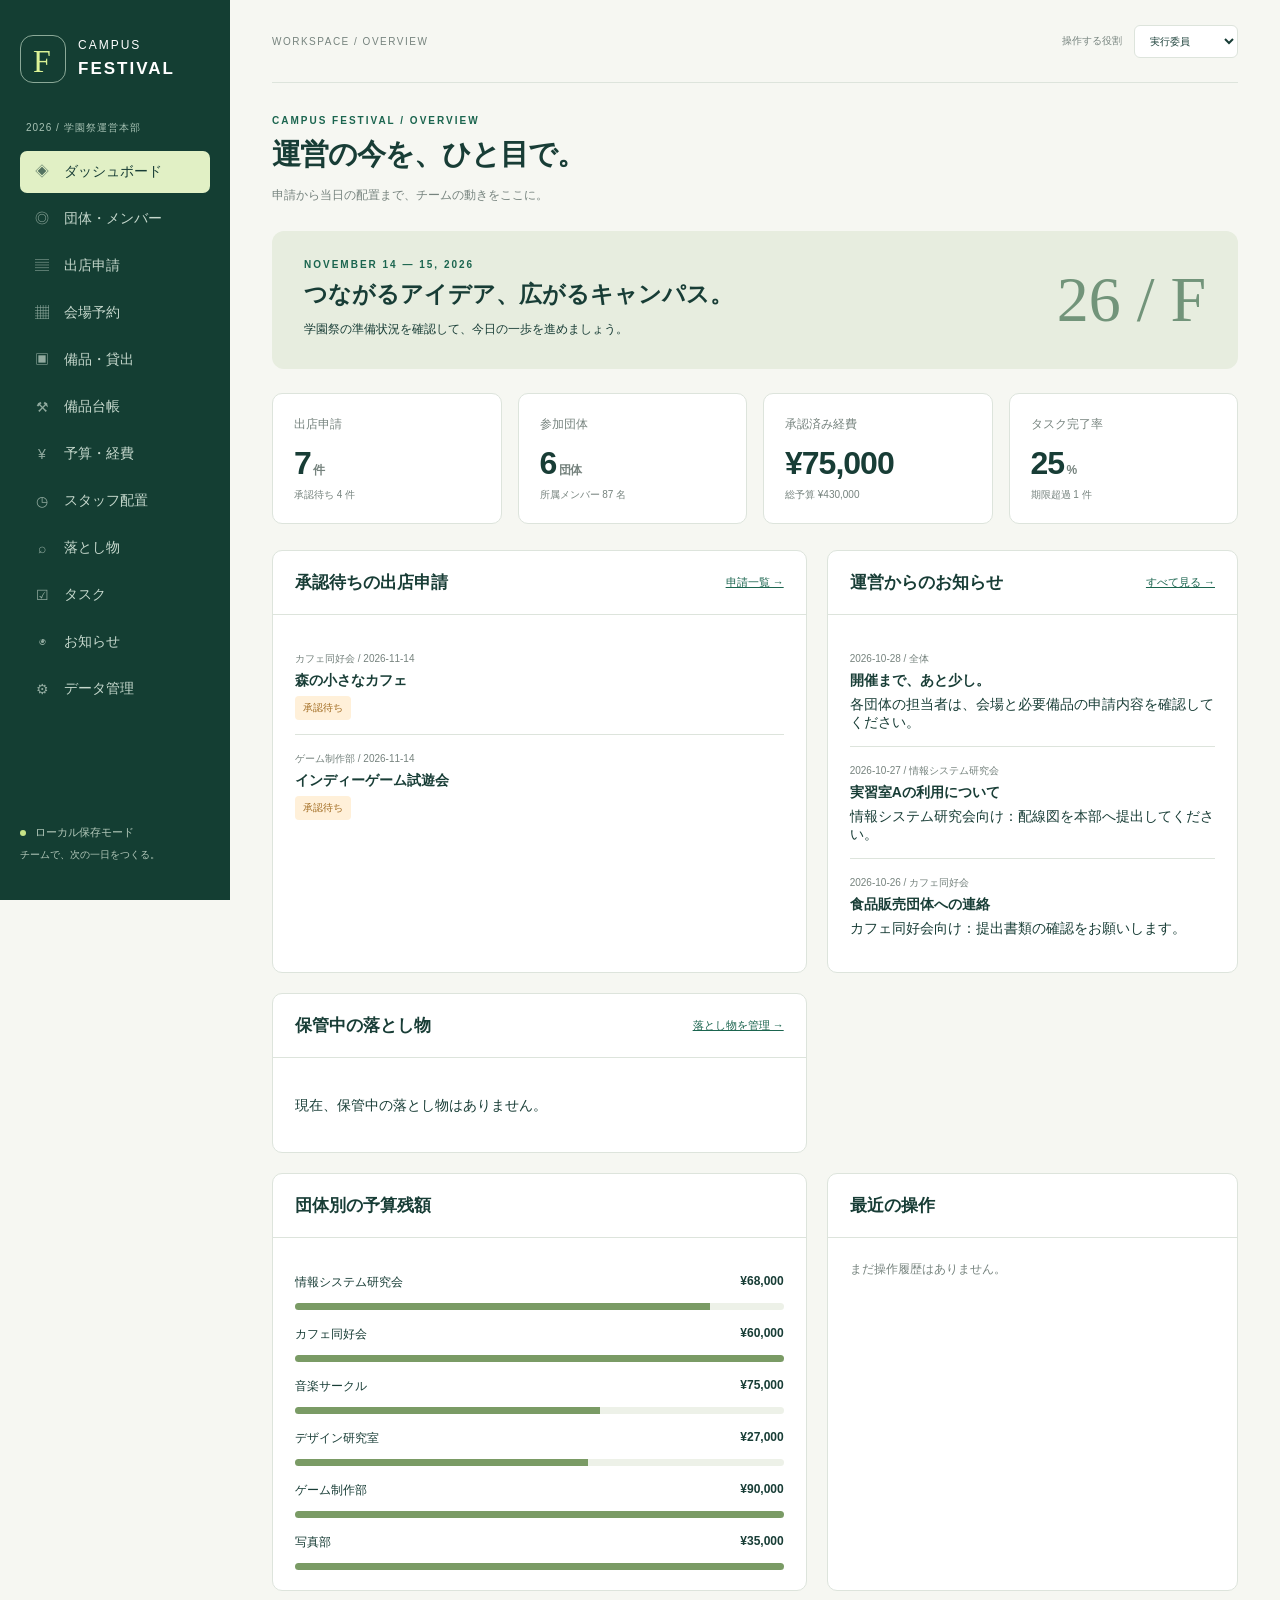
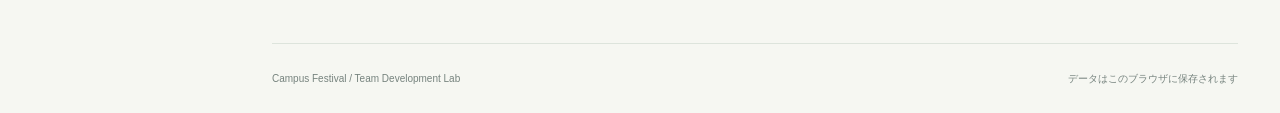
<file: index.html>
<!doctype html>
<html lang="ja">
  <head>
    <meta charset="utf-8" />
    <meta name="viewport" content="width=device-width,initial-scale=1" />
    <title>Campus Festival — 運営デスク</title>
    <link rel="stylesheet" href="assets/style.css" />
  </head>
  <body>
    <aside class="sidebar">
      <a class="brand" href="#dashboard"
        ><span class="brand-icon">F</span
        ><span>CAMPUS<br /><b>FESTIVAL</b></span></a
      >
      <div class="workspace-label">2026 / 学園祭運営本部</div>
      <nav id="nav"></nav>
      <div class="side-bottom">
        <span class="live-dot"></span> ローカル保存モード<br /><small
          >チームで、次の一日をつくる。</small
        >
      </div>
    </aside>
    <main>
      <header>
        <div id="breadcrumb">WORKSPACE / OVERVIEW</div>
        <label class="role-picker"
          >操作する役割
          <select id="role">
            <option value="admin">実行委員</option>
            <option value="leader">団体代表</option>
            <option value="staff">一般スタッフ</option>
          </select></label
        >
      </header>
      <section id="content"></section>
      <footer>
        Campus Festival / Team Development Lab
        <span>データはこのブラウザに保存されます</span>
      </footer>
    </main>
    <div id="toast" role="status"></div>
    <dialog id="editor">
      <form id="edit-form">
        <div class="dialog-head">
          <h2 id="dialog-title"></h2>
          <button
            type="button"
            id="close-dialog"
            class="icon-button"
            aria-label="閉じる"
          >
            ×
          </button>
        </div>
        <div id="form-fields"></div>
        <div class="dialog-actions">
          <button type="button" id="cancel-dialog" class="secondary">
            キャンセル</button
          ><button type="submit">保存する</button>
        </div>
      </form>
    </dialog>
    <dialog id="equipment-condition-dialog">
      <form id="equipment-condition-form">
        <div class="dialog-head">
          <h2 id="equipment-condition-title"></h2>
          <button
            type="button"
            class="icon-button"
            aria-label="閉じる"
            id="close-equipment-condition"
          >
            ×
          </button>
        </div>
        <input id="equipment-condition-id" type="hidden" />
        <input id="equipment-condition-action" type="hidden" />
        <div class="field">
          <label for="equipment-condition-quantity">数量</label>
          <input
            id="equipment-condition-quantity"
            type="number"
            min="1"
            step="1"
            required
          />
        </div>
        <div class="field">
          <label for="equipment-condition-reason">理由</label>
          <input
            id="equipment-condition-reason"
            type="text"
            maxlength="120"
            placeholder="例：破損、修理完了"
            required
          />
        </div>
        <div class="field">
          <label for="equipment-condition-date">日付</label>
          <input id="equipment-condition-date" type="date" required />
        </div>
        <div class="dialog-actions">
          <button
            type="button"
            id="cancel-equipment-condition"
            class="secondary"
          >
            キャンセル
          </button>
          <button type="submit">記録する</button>
        </div>
      </form>
    </dialog>
    <script src="assets/seed.js"></script>
    <script src="assets/domain.js"></script>
    <script src="assets/app.js"></script>
  </body>
</html>
</file>
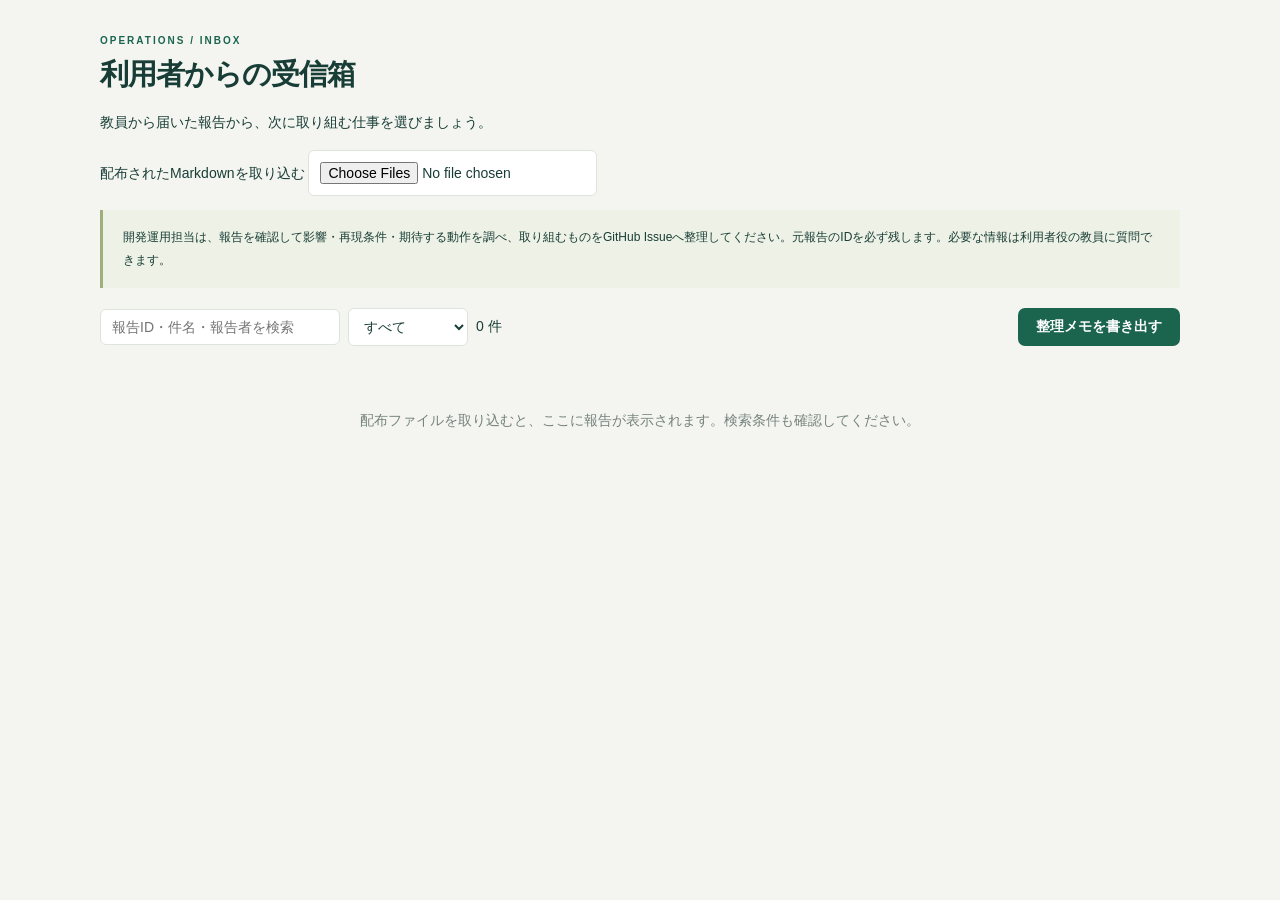
<file: reports.html>
<!doctype html>
<html lang="ja">
  <head>
    <meta charset="utf-8" />
    <meta name="viewport" content="width=device-width,initial-scale=1" />
    <title>利用者からの受信箱 — Campus Festival</title>
    <link rel="stylesheet" href="assets/style.css" />
  </head>
  <body class="report-page">
    <main>
      <div class="eyebrow">OPERATIONS / INBOX</div>
      <h1>利用者からの受信箱</h1>
      <p>
        教員から届いた報告から、次に取り組む仕事を選びましょう。
      </p>
      <p><label>配布されたMarkdownを取り込む <input id="import" type="file" accept=".md,text/markdown" multiple /></label></p>
      <p id="import-result" role="status"></p>
      <div class="help">
        開発運用担当は、報告を確認して影響・再現条件・期待する動作を調べ、取り組むものをGitHub
        Issueへ整理してください。元報告のIDを必ず残します。必要な情報は利用者役の教員に質問できます。
      </div>
      <div class="toolbar">
        <div class="filters">
          <input
            id="query"
            type="search"
            placeholder="報告ID・件名・報告者を検索"
            aria-label="報告検索"
          /><select id="filter" aria-label="整理状態">
            <option value="all">すべて</option>
            <option value="new">未整理</option>
            <option value="issued">Issue化済み</option>
            <option value="hold">保留</option></select
          ><span id="count"></span>
        </div>
        <button id="export">整理メモを書き出す</button>
      </div>
      <div id="reports"></div>
    </main>
    <script>
      "use strict";
      const $ = (s) => document.querySelector(s),
        e = (s) =>
          String(s ?? "").replace(
            /[&<>"']/g,
            (c) =>
              ({
                "&": "&amp;",
                "<": "&lt;",
                ">": "&gt;",
                '"': "&quot;",
                "'": "&#39;",
              })[c],
          );
      let notes = {};
      let reports = [];
      try {
        notes = JSON.parse(localStorage.getItem("festival-inbox-v1") || "{}");
      } catch {}
      try {
        reports = JSON.parse(localStorage.getItem("festival-reports-v1") || "[]");
      } catch {}
      let timer;
      function save() {
        try {
          localStorage.setItem("festival-inbox-v1", JSON.stringify(notes));
        } catch {
          alert("整理メモを保存できません。書き出して保管してください。");
        }
      }
      function render() {
        const q = $("#query").value.trim().toLowerCase(),
          filter = $("#filter").value;
        const rows = reports.filter((r) =>
          [r.id, r.title, r.reporter, r.body]
            .join(" ")
            .toLowerCase()
            .includes(q),
        ).filter(
          (r) => filter === "all" || (notes[r.id]?.status || "new") === filter,
        );
        $("#count").textContent = rows.length + " 件";
        $("#reports").innerHTML =
          rows
            .map((r) => {
              const n = notes[r.id] || {};
              return `<article class="report-card"><small>${r.id} / ${e(r.reporter)}</small><h2>${e(r.title)}</h2><p>${e(r.body)}</p><p class="subtitle">${e(r.context)}</p><details><summary>整理メモ・Issue下書き</summary><div class="field"><label>整理状態 <select data-status="${r.id}"><option value="new" ${!n.status || n.status === "new" ? "selected" : ""}>未整理</option><option value="issued" ${n.status === "issued" ? "selected" : ""}>Issue化済み</option><option value="hold" ${n.status === "hold" ? "selected" : ""}>保留</option></select></label></div><div class="field"><label for="memo-${r.id}">影響・再現手順・質問・IssueのURL</label><textarea id="memo-${r.id}" data-memo="${r.id}">${e(n.memo || "")}</textarea></div><button data-copy="${r.id}" class="secondary small">Issue下書きをコピー</button></details></article>`;
            })
            .join("") || '<p class="empty">配布ファイルを取り込むと、ここに報告が表示されます。検索条件も確認してください。</p>';
        document.querySelectorAll("[data-status]").forEach(
          (x) =>
            (x.onchange = () => {
              notes[x.dataset.status] = {
                ...notes[x.dataset.status],
                status: x.value,
              };
              save();
            }),
        );
        document.querySelectorAll("[data-memo]").forEach(
          (x) =>
            (x.oninput = () => {
              notes[x.dataset.memo] = {
                ...notes[x.dataset.memo],
                memo: x.value,
              };
              clearTimeout(timer);
              timer = setTimeout(save, 300);
            }),
        );
        document.querySelectorAll("[data-copy]").forEach(
          (x) =>
            (x.onclick = async () => {
              const r = reports.find((r) => r.id === x.dataset.copy),
                text = `## 元報告\n${r.id} ${r.title}\n\n## 背景・困りごと\n${r.body}\n\n## 調査メモ\n${notes[r.id]?.memo || "未記入"}\n\n## 再現手順・現状\n- 調査して記入\n\n## 期待する動作・受け入れ条件\n- [ ] 確認して記入\n\n## 対応優先度と理由\nチームで判断して記入\n\n## 確認方法\n手順・期待結果を記入`;
              try {
                await navigator.clipboard.writeText(text);
                x.textContent = "コピーしました";
                setTimeout(() => (x.textContent = "Issue下書きをコピー"), 1800);
              } catch {
                prompt("下書きをコピーしてください", text);
              }
            }),
        );
      }
      $("#query").oninput = render;
      $("#filter").onchange = render;
      $("#import").onchange = async (event) => {
        const input = event.currentTarget;
        input.disabled = true;
        try {
          const incoming = [];
          for (const file of input.files) {
            const markdown = (await file.text()).replace(/\r\n/g, "\n");
            const sections = markdown.split(/^## (?=CF-)/m).slice(1);
            if (sections.length !== 20) throw new Error("配布された20件入りのMarkdownを選んでください。");
            for (const section of sections) {
              const match = /^(CF-\d{3})(?: ([^\n]+))?\n\n報告者：(.+)\n\n([\s\S]+)$/.exec(section.trim());
              if (!match) throw new Error("配布時のMarkdownの見出しと報告者欄を確認してください。");
              const [, id, title, reporter, body] = match;
              incoming.push({ id, title: title || id, reporter, body: body.trim() });
            }
          }
          const merged = new Map(reports.map((report) => [report.id, report]));
          for (const report of incoming) merged.set(report.id, report);
          const next = [...merged.values()];
          localStorage.setItem("festival-reports-v1", JSON.stringify(next));
          const added = next.length - reports.length;
          reports = next;
          $("#import-result").textContent = `${added}件追加しました。累計${reports.length}件です。`;
          render();
        } catch (error) {
          $("#import-result").textContent = `取り込めませんでした。 ${error.message}`;
        } finally {
          input.value = "";
          input.disabled = false;
        }
      };
      $("#export").onclick = () => {
        save();
        const a = document.createElement("a"),
          url = URL.createObjectURL(
            new Blob([JSON.stringify(notes, null, 2)], {
              type: "application/json",
            }),
          );
        a.href = url;
        a.download = "inbox-notes.json";
        a.click();
        setTimeout(() => URL.revokeObjectURL(url), 1000);
      };
      render();
    </script>
  </body>
</html>
</file>
<file: assets/style.css>
@charset "UTF-8";
:root {
  --ink: #183d36;
  --muted: #76837e;
  --paper: #f6f7f2;
  --line: #dde4dc;
  --green: #1b654f;
  --lime: #dcf396;
  --orange: #d77a43;
}
* {
  box-sizing: border-box;
}
body {
  margin: 0;
  font-family: "Segoe UI", "Yu Gothic UI", Meiryo, sans-serif;
  background: var(--paper);
  color: var(--ink);
  font-size: 14px;
}
button,
input,
select,
textarea {
  font: inherit;
}
button,
a,
input,
select {
  touch-action: manipulation;
}
button {
  border: 0;
  background: var(--green);
  color: white;
  padding: 10px 18px;
  border-radius: 7px;
  cursor: pointer;
  font-weight: 600;
}
button:hover {
  filter: brightness(0.94);
}
button:focus-visible,
a:focus-visible {
  outline: 3px solid #d29a36;
  outline-offset: 3px;
}
button.secondary {
  background: white;
  border: 1px solid var(--line);
  color: var(--ink);
}
button.danger {
  background: #fff0e9;
  color: #a34426;
}
button.small {
  padding: 6px 10px;
  font-size: 12px;
}
button:disabled {
  opacity: 0.45;
  cursor: default;
}
a {
  color: var(--green);
}
.sidebar {
  width: 230px;
  position: fixed;
  inset: 0 auto 0 0;
  background: #143e33;
  color: #e2eee5;
  padding: 35px 20px;
  display: flex;
  flex-direction: column;
}
.brand {
  display: flex;
  gap: 12px;
  align-items: center;
  color: white;
  text-decoration: none;
  letter-spacing: 2px;
  font-size: 12px;
  line-height: 1.6;
}
.brand b {
  font-size: 17px;
}
.brand-icon {
  width: 46px;
  height: 48px;
  border: 1px solid #8ba998;
  border-radius: 13px;
  display: grid;
  place-items: center;
  color: var(--lime);
  font-size: 32px;
  font-family: Georgia, serif;
}
.workspace-label {
  font-size: 10px;
  letter-spacing: 1px;
  color: #a8c3b5;
  margin: 38px 6px 16px;
}
nav {
  display: grid;
  gap: 5px;
}
nav a {
  text-decoration: none;
  color: #c6d8cd;
  padding: 12px;
  border-radius: 7px;
  display: flex;
  gap: 12px;
  align-items: center;
}
nav a.active {
  background: #e1f0c5;
  color: #183d36;
}
nav a:hover {
  background: #2a5345;
}
nav a.active:hover {
  background: #e1f0c5;
}
.nav-icon {
  opacity: 0.7;
  width: 20px;
  text-align: center;
}
.side-bottom {
  margin-top: auto;
  font-size: 11px;
  color: #b4c9bb;
  line-height: 2;
}
.side-bottom small {
  font-size: 10px;
}
.live-dot {
  display: inline-block;
  width: 6px;
  height: 6px;
  background: #c6e387;
  border-radius: 50%;
  margin-right: 6px;
}
main {
  margin-left: 230px;
  padding: 0 42px;
}
header {
  height: 83px;
  display: flex;
  align-items: center;
  justify-content: space-between;
  border-bottom: 1px solid var(--line);
  font-size: 10px;
  letter-spacing: 1.5px;
  color: var(--muted);
}
.role-picker {
  display: flex;
  gap: 12px;
  align-items: center;
  letter-spacing: 0;
}
select,
input,
textarea {
  border: 1px solid var(--line);
  border-radius: 6px;
  padding: 9px 11px;
  background: white;
  color: var(--ink);
  max-width: 100%;
}
textarea {
  resize: vertical;
  min-height: 85px;
}
#content {
  min-height: calc(100vh - 155px);
  padding: 32px 0;
}
.page-head {
  display: flex;
  justify-content: space-between;
  align-items: center;
  gap: 16px;
  margin-bottom: 24px;
}
.eyebrow {
  letter-spacing: 2px;
  color: var(--green);
  font-size: 10px;
  font-weight: 700;
  margin-bottom: 9px;
}
h1 {
  margin: 0 0 9px;
  font-size: 29px;
  letter-spacing: -1px;
  font-weight: 650;
}
h2 {
  font-size: 17px;
  margin: 0;
}
p {
  line-height: 1.9;
}
.subtitle {
  margin: 0;
  color: var(--muted);
  font-size: 12px;
}
.hero {
  background: #e7eddf;
  border-radius: 12px;
  padding: 28px 32px;
  display: flex;
  justify-content: space-between;
  align-items: center;
  margin-bottom: 24px;
  gap: 20px;
}
.hero h2 {
  font-size: 23px;
  margin-bottom: 8px;
}
.hero p {
  font-size: 12px;
  margin: 0;
}
.hero-mark {
  font-family: Georgia, serif;
  font-size: 64px;
  color: #72947a;
  line-height: 1;
}
.stats {
  display: grid;
  grid-template-columns: repeat(4, 1fr);
  gap: 16px;
  margin-bottom: 26px;
}
.stat {
  background: white;
  border: 1px solid var(--line);
  border-radius: 10px;
  padding: 21px;
}
.stat small {
  color: var(--muted);
  font-size: 12px;
}
.stat strong {
  display: block;
  font-size: 32px;
  font-weight: 600;
  letter-spacing: -1px;
  margin: 12px 0 6px;
}
.stat .hint {
  font-size: 10px;
  color: var(--muted);
}
.grid2 {
  display: grid;
  grid-template-columns: 1.3fr 1fr;
  gap: 20px;
}
.panel {
  background: white;
  border: 1px solid var(--line);
  border-radius: 10px;
  overflow: hidden;
  margin-bottom: 20px;
}
.panel-title {
  padding: 20px 22px;
  border-bottom: 1px solid var(--line);
  display: flex;
  justify-content: space-between;
  align-items: center;
}
.panel-title a {
  font-size: 11px;
}
.panel-body {
  padding: 20px 22px;
}
.toolbar {
  display: flex;
  justify-content: space-between;
  gap: 12px;
  flex-wrap: wrap;
  margin-bottom: 16px;
}
.filters,
.actions {
  display: flex;
  gap: 8px;
  flex-wrap: wrap;
  align-items: center;
}
.filters input {
  width: 240px;
}
.search-scope {
  display: flex;
  align-items: center;
  gap: 6px;
  white-space: nowrap;
}
.table-scroll {
  overflow: auto;
}
table {
  border-collapse: collapse;
  width: 100%;
  white-space: nowrap;
}
th {
  text-align: left;
  background: #f5f7f1;
  font-size: 10px;
  letter-spacing: 0.3px;
  font-weight: 600;
  color: #6d7d73;
  padding: 13px 18px;
}
td {
  padding: 15px 18px;
  border-top: 1px solid #edf0e9;
  font-size: 12px;
}
td.description {
  white-space: normal;
  min-width: 200px;
  max-width: 340px;
  line-height: 1.7;
}
tr:hover td {
  background: #fafbf7;
}
.badge {
  font-size: 10px;
  padding: 5px 8px;
  border-radius: 4px;
  background: #edf1ec;
  color: #607467;
  display: inline-block;
}
.badge.approved,
.badge.done,
.badge.returned {
  background: #e1f0e0;
  color: #316346;
}
.badge.submitted,
.badge.active {
  background: #fff0d9;
  color: #a26d23;
}
.badge.rejected,
.badge.cancelled {
  background: #f8e8e0;
  color: #a25f43;
}
.empty {
  text-align: center;
  padding: 45px;
  color: var(--muted);
}
.notice-row {
  padding: 14px 0;
  border-bottom: 1px solid var(--line);
}
.notice-row:last-child {
  border: 0;
}
.notice-row small {
  color: var(--muted);
  font-size: 10px;
}
.notice-row b {
  display: block;
  margin: 6px 0;
  font-weight: 600;
}
.progress {
  height: 7px;
  background: #edf1e8;
  border-radius: 4px;
  overflow: hidden;
  margin-top: 12px;
}
.progress span {
  height: 100%;
  display: block;
  background: #7a9b65;
}
.metric-line {
  display: flex;
  justify-content: space-between;
  margin: 16px 0 8px;
  font-size: 12px;
}
footer {
  height: 70px;
  border-top: 1px solid var(--line);
  display: flex;
  align-items: center;
  justify-content: space-between;
  color: var(--muted);
  font-size: 10px;
}
dialog {
  border: 1px solid var(--line);
  border-radius: 12px;
  width: 580px;
  max-width: 94vw;
  padding: 26px;
  max-height: 90vh;
  overflow: auto;
  color: var(--ink);
}
dialog::backdrop {
  background: #17372f88;
}
.dialog-head {
  display: flex;
  align-items: center;
  justify-content: space-between;
  margin-bottom: 20px;
}
.icon-button {
  background: transparent;
  color: var(--ink);
  font-size: 22px;
  padding: 0 6px;
}
.field {
  display: grid;
  gap: 7px;
  margin: 14px 0;
}
.field label {
  font-size: 12px;
}
.field input,
.field select,
.field textarea {
  width: 100%;
}
.field small {
  color: var(--muted);
  font-size: 10px;
}
.dialog-actions {
  display: flex;
  justify-content: flex-end;
  gap: 10px;
  margin-top: 24px;
}
#toast {
  position: fixed;
  bottom: 24px;
  left: calc(50% + 100px);
  transform: translateX(-50%);
  padding: 13px 24px;
  background: #173f33;
  color: white;
  border-radius: 8px;
  display: none;
  z-index: 10;
  max-width: 80vw;
}
.help {
  padding: 16px 20px;
  border-left: 3px solid #9eaf7b;
  background: #eef2e6;
  font-size: 12px;
  line-height: 1.9;
  margin-bottom: 20px;
}
.settings-grid {
  display: grid;
  grid-template-columns: 1fr 1fr;
  gap: 20px;
}
.application-period-settings {
  grid-column: 1 / -1;
}
.application-period-fields {
  display: grid;
  grid-template-columns: repeat(2, minmax(0, 1fr));
  gap: 16px;
}
.application-deadlines {
  display: grid;
  grid-template-columns: repeat(2, minmax(0, 1fr));
  gap: 12px;
}
.application-deadline {
  display: grid;
  gap: 6px;
  padding: 12px;
  border: 1px solid var(--line);
  border-radius: 7px;
}
.application-deadline-controls {
  display: flex;
  gap: 8px;
  align-items: center;
}
.application-deadline-controls input {
  min-width: 0;
  flex: 1;
}
.application-deadline small {
  color: var(--muted);
}
.condition-history {
  margin: 8px 0;
  padding-left: 20px;
  white-space: normal;
  min-width: 260px;
}
.condition-history li + li {
  margin-top: 6px;
}
.mono {
  font-variant-numeric: tabular-nums;
}
.report-page {
  background: #f4f5f0;
}
.report-page main {
  margin: 0 auto;
  max-width: 1150px;
  padding: 35px;
}
.report-card {
  background: white;
  border: 1px solid var(--line);
  border-radius: 9px;
  padding: 22px;
  margin: 14px 0;
}
.report-card h2 {
  margin: 9px 0;
  font-size: 17px;
}
.report-card p {
  font-size: 13px;
  white-space: pre-wrap;
}
.report-card small {
  color: var(--muted);
}
.report-card details {
  font-size: 12px;
  line-height: 1.9;
}
.report-card summary {
  cursor: pointer;
  color: var(--green);
}
@media (max-width: 1100px) {
  main {
    padding: 0 24px;
  }
  .sidebar {
    width: 200px;
  }
  main {
    margin-left: 200px;
  }
  .stats {
    grid-template-columns: repeat(2, 1fr);
  }
  .grid2 {
    grid-template-columns: 1fr;
  }
  .application-period-fields,
  .application-deadlines {
    grid-template-columns: 1fr;
  }
}
@media (max-width: 720px) {
  .sidebar {
    position: relative;
    width: 100%;
    padding: 18px;
  }
  .brand {
    margin-bottom: 16px;
  }
  .workspace-label,
  .side-bottom {
    display: none;
  }
  nav {
    display: flex;
    overflow: auto;
  }
  nav a {
    white-space: nowrap;
    font-size: 12px;
    padding: 8px;
  }
  .nav-icon {
    display: none;
  }
  main {
    margin-left: 0;
    padding: 0 16px;
  }
  header {
    height: 65px;
    letter-spacing: 0;
  }
  h1 {
    font-size: 24px;
  }
  .hero {
    padding: 20px;
  }
  .hero-mark {
    display: none;
  }
  .stats {
    gap: 10px;
  }
  .stat {
    padding: 16px;
  }
  .stat strong {
    font-size: 26px;
  }
  .settings-grid {
    grid-template-columns: 1fr;
  }
  .page-head {
    align-items: flex-start;
  }
  footer span {
    display: none;
  }
  #toast {
    left: 50%;
  }
  .report-page main {
    padding: 20px;
  }
}
</file>
